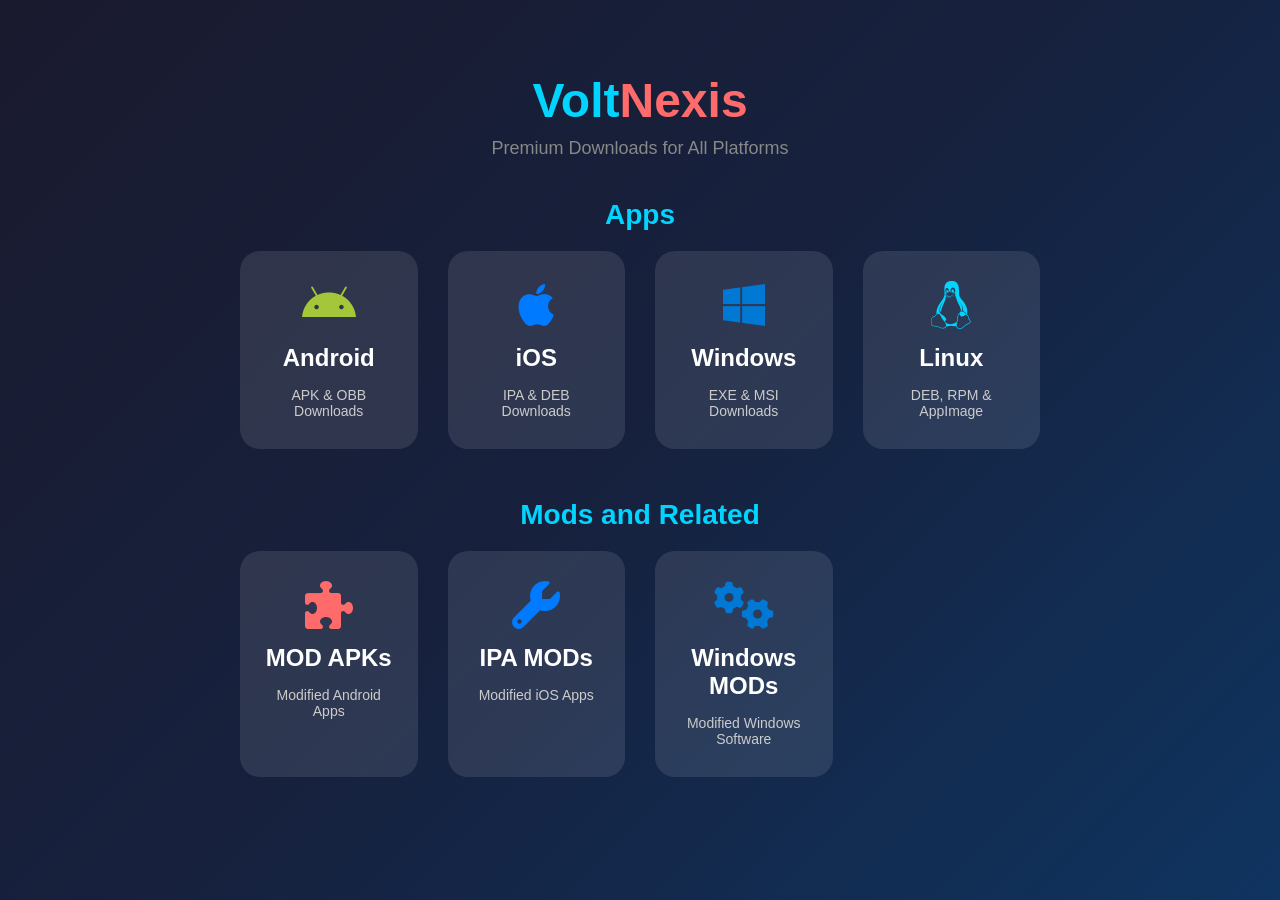
<file: index.html>
<!DOCTYPE html>
<html lang="en">
<head>
    <meta charset="UTF-8">
    <meta name="viewport" content="width=device-width, initial-scale=1.0">
    <title>VoltNexis Downloads – Premium Softwares | APKs, IPAs, EXEs & Mods</title>
    
    <meta name="google-site-verification" content="tPLMObaC3EgIjoJex4M1o9yWQDS1m8g8y-Wx5vYNN8E" />
    <meta name="description" content="Download premium software for all platforms. Android APK, iOS IPA, Windows EXE, Linux apps, MOD APKs, and IPA MODs. Safe MediaFire downloads.">
    <meta name="keywords" content="APK Download, IPA Download, EXE Download, Linux Apps, MOD APK, IPA MOD, Android Apps, iOS Apps, Windows Software, Free Downloads, Premium Downloads, MediaFire APK, Safe APK Download, Latest APK, Old Versions APK, Modified Apps, Cracked Apps, Premium APK Free, Android Games, iOS Games, Windows Games, Linux Software, DEB Download, RPM Download, AppImage, MSI Download, OBB Files, Direct Download, VoltNexis">
    <meta name="author" content="VoltNexis">
    <meta name="robots" content="index, follow">
    
    <meta property="og:title" content="VoltNexis Downloads - Premium Software Downloads for All Platforms">
    <meta property="og:description" content="Download premium software for Android, iOS, Windows, and Linux. APK, IPA, EXE, MODs with safe MediaFire links.">
    <meta property="og:type" content="website">
    <meta property="og:url" content="https://voltnexis.github.io/apps/">
    <meta property="og:image" content="https://voltnexis.github.io/apps/img/appstore.webp">
    
    <meta name="twitter:card" content="summary_large_image">
    <meta name="twitter:title" content="VoltNexis Downloads - All Platform Software">
    <meta name="twitter:description" content="Premium downloads for Android, iOS, Windows, Linux. APK, IPA, EXE, MODs available.">
    <meta name="twitter:image" content="https://voltnexis.github.io/apps/img/appstore.webp">
    
    <link rel="canonical" href="https://voltnexis.github.io/apps/">
    <style>
        * {
            margin: 0;
            padding: 0;
            box-sizing: border-box;
        }
        
        body {
            font-family: 'Segoe UI', Tahoma, Geneva, Verdana, sans-serif;
            background: linear-gradient(135deg, #1a1a2e 0%, #16213e 50%, #0f3460 100%);
            color: #ffffff;
            min-height: 100vh;
            display: flex;
            flex-direction: column;
            align-items: center;
            justify-content: center;
            padding: 20px;
        }
        
        .container {
            text-align: center;
            max-width: 800px;
        }
        
        .logo {
            font-size: 48px;
            font-weight: 700;
            margin-bottom: 10px;
        }
        
        .volt {
            color: #00d4ff;
        }
        
        .nexis {
            color: #ff6b6b;
        }
        
        .tagline {
            font-size: 18px;
            color: #888;
            margin-bottom: 40px;
        }
        
        .section {
            margin-bottom: 40px;
        }
        
        .section-title {
            font-size: 28px;
            font-weight: 600;
            margin-bottom: 20px;
            color: #00d4ff;
        }
        
        .platforms {
            display: grid;
            grid-template-columns: repeat(4, 1fr);
            gap: 30px;
            margin-bottom: 50px;
        }
        
        .platform-btn {
            background: rgba(255, 255, 255, 0.1);
            border: none;
            color: white;
            padding: 30px 20px;
            border-radius: 20px;
            cursor: pointer;
            transition: all 0.3s;
            text-decoration: none;
            display: flex;
            flex-direction: column;
            align-items: center;
            gap: 15px;
        }
        
        .platform-btn:hover {
            transform: translateY(-5px);
            background: rgba(255, 255, 255, 0.2);
            box-shadow: 0 10px 30px rgba(0, 212, 255, 0.3);
        }
        
        .platform-icon {
            font-size: 48px;
        }
        
        .android { color: #a4c639; }
        .ios { color: #007AFF; }
        .windows { color: #0078D4; }
        .linux { color: #00d4ff; }
        
        .platform-name {
            font-size: 24px;
            font-weight: 600;
        }
        
        .platform-desc {
            font-size: 14px;
            color: #ccc;
        }
        
        .mod { color: #ff6b6b; }
        .mod-ios { color: #007AFF; }
        
        .ad-space {
            width: 100%;
            max-width: 728px;
            margin: 0 auto;
        }
        
        @media (max-width: 1024px) {
            .platforms {
                grid-template-columns: repeat(2, 1fr);
            }
        }
        
        @media (max-width: 768px) {
            .logo {
                font-size: 36px;
            }
            
            .platforms {
                grid-template-columns: 1fr 1fr;
                gap: 20px;
            }
            
            .platform-btn {
                padding: 20px 15px;
            }
            
            .platform-icon {
                font-size: 36px;
            }
            
            .platform-name {
                font-size: 18px;
            }
        }
    </style>
    <link rel="stylesheet" href="https://cdnjs.cloudflare.com/ajax/libs/font-awesome/6.0.0/css/all.min.css">
    <script type="application/ld+json">
    {
        "@context": "https://schema.org",
        "@type": "WebSite",
        "name": "VoltNexis Downloads",
        "url": "https://voltnexis.github.io/apps/",
        "description": "Premium software downloads for all platforms - Android APK, iOS IPA, Windows EXE, Linux apps, and MODs",
        "potentialAction": {
            "@type": "SearchAction",
            "target": "https://voltnexis.github.io/apps/search?q={search_term_string}",
            "query-input": "required name=search_term_string"
        }
    }
    </script>
</head>
<body>
    <div class="container">
        <h1 class="logo">
            <span class="volt">Volt</span><span class="nexis">Nexis</span>
        </h1>
        <p class="tagline">Premium Downloads for All Platforms</p>
        
        <div class="section">
            <h2 class="section-title">Apps</h2>
            <div class="platforms">
                <a href="android/index.html" class="platform-btn">
                    <i class="fab fa-android platform-icon android"></i>
                    <div class="platform-name">Android</div>
                    <div class="platform-desc">APK & OBB Downloads</div>
                </a>
                
                <a href="ios/index.html" class="platform-btn">
                    <i class="fab fa-apple platform-icon ios"></i>
                    <div class="platform-name">iOS</div>
                    <div class="platform-desc">IPA & DEB Downloads</div>
                </a>
                
                <a href="windows/index.html" class="platform-btn">
                    <i class="fab fa-windows platform-icon windows"></i>
                    <div class="platform-name">Windows</div>
                    <div class="platform-desc">EXE & MSI Downloads</div>
                </a>
                
                <a href="linux/index.html" class="platform-btn">
                    <i class="fab fa-linux platform-icon linux"></i>
                    <div class="platform-name">Linux</div>
                    <div class="platform-desc">DEB,  RPM & AppImage</div>
                </a>
            </div>
        </div>
        
        <div class="section">
            <h2 class="section-title">Mods and Related</h2>
            <div class="platforms">
                <a href="android_mod/index.html" class="platform-btn">
                    <i class="fas fa-puzzle-piece platform-icon mod"></i>
                    <div class="platform-name">MOD APKs</div>
                    <div class="platform-desc">Modified Android Apps</div>
                </a>
                
                <a href="ios_mod/index.html" class="platform-btn">
                    <i class="fas fa-wrench platform-icon mod-ios"></i>
                    <div class="platform-name">IPA MODs</div>
                    <div class="platform-desc">Modified iOS Apps</div>
                </a>
                
                <a href="windows_mod/index.html" class="platform-btn">
                    <i class="fas fa-cogs platform-icon windows"></i>
                    <div class="platform-name">Windows MODs</div>
                    <div class="platform-desc">Modified Windows Software</div>
                </a>
            </div>
        </div>
        
        <div class="ad-space">
            <script async src="https://pagead2.googlesyndication.com/pagead/js/adsbygoogle.js?client=ca-pub-XXXXXXXXXX" crossorigin="anonymous"></script>
            <ins class="adsbygoogle" style="display:block" data-ad-client="ca-pub-XXXXXXXXXX" data-ad-slot="XXXXXXXXXX" data-ad-format="auto" data-full-width-responsive="true"></ins>
            <script>(adsbygoogle = window.adsbygoogle || []).push({});</script>
        </div>
    </div>
</body>
</html>
</file>
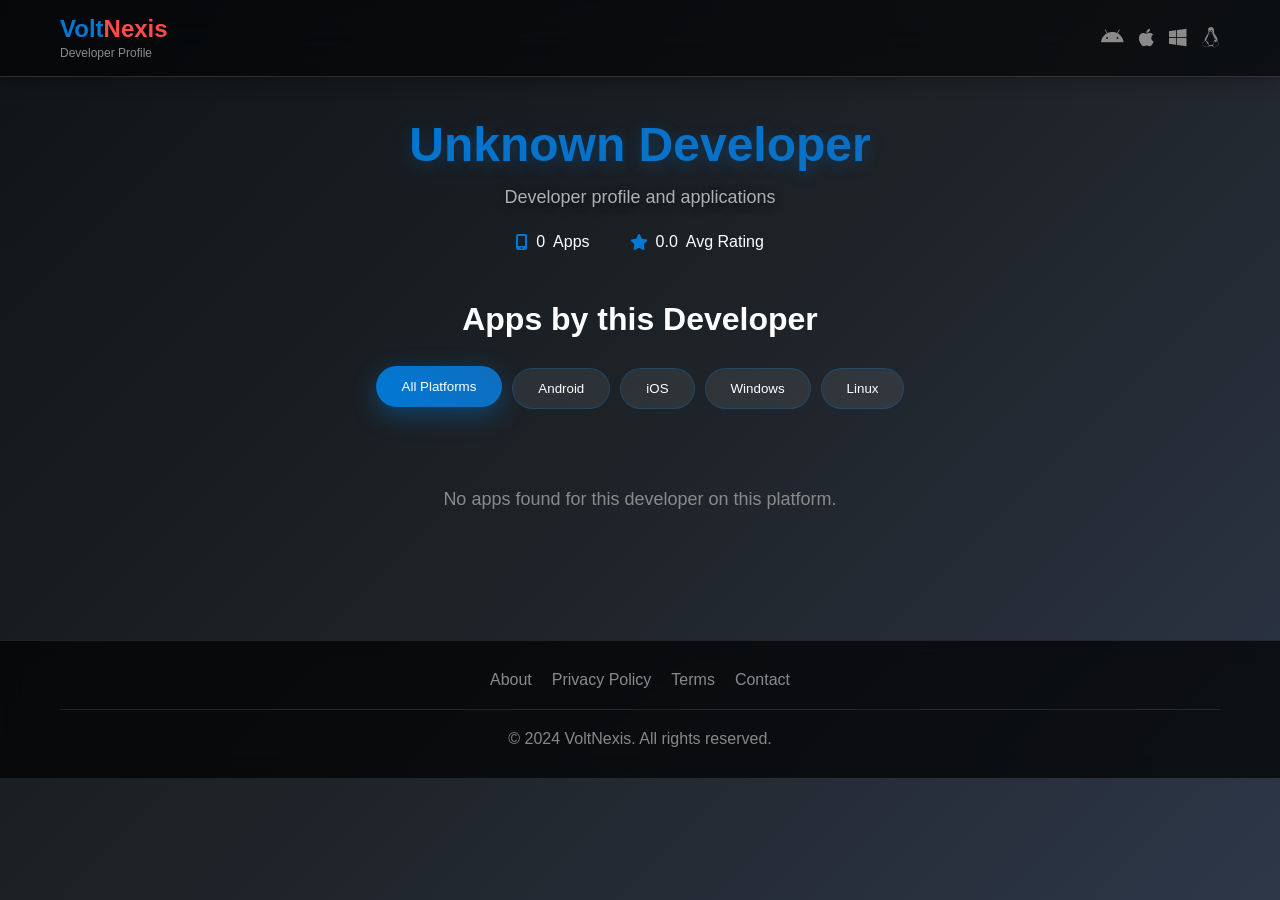
<file: developer/index.html>
<!DOCTYPE html>
<html lang="en">
<head>
    <meta charset="UTF-8">
    <meta name="viewport" content="width=device-width, initial-scale=1.0">
    <title id="pageTitle">Developer - VoltNexis</title>
    <meta name="description" content="Developer profile and apps">
    <link rel="stylesheet" href="styles.css">
    <link href="https://fonts.googleapis.com/css2?family=Poppins:wght@300;400;500;600;700&display=swap" rel="stylesheet">
    <link rel="stylesheet" href="https://cdnjs.cloudflare.com/ajax/libs/font-awesome/6.0.0/css/all.min.css">
</head>
<body>
    <header class="header">
        <div class="container">
            <div class="nav-brand">
                <a href="../index.html">
                    <h1><span class="volt">Volt</span><span class="nexis">Nexis</span></h1>
                    <span class="tagline">Developer Profile</span>
                </a>
            </div>
            <div class="nav-icons">
                <a href="../android/index.html"><i class="fab fa-android"></i></a>
                <a href="../ios/index.html"><i class="fab fa-apple"></i></a>
                <a href="../windows/index.html"><i class="fab fa-windows"></i></a>
                <a href="../linux/index.html"><i class="fab fa-linux"></i></a>
            </div>
        </div>
    </header>

    <main class="developer-main">
        <div class="container">
            <div class="developer-header">
                <div class="developer-info">
                    <h1 id="developerName">Loading...</h1>
                    <p id="developerDescription">Developer profile and applications</p>
                    <div class="developer-stats">
                        <span class="stat">
                            <i class="fas fa-mobile-alt"></i>
                            <span id="totalApps">0</span> Apps
                        </span>
                        <span class="stat">
                            <i class="fas fa-star"></i>
                            <span id="avgRating">0.0</span> Avg Rating
                        </span>
                    </div>
                </div>
            </div>

            <div class="apps-section">
                <h2>Apps by this Developer</h2>
                <div class="platform-tabs">
                    <button class="platform-tab active" data-platform="all">All Platforms</button>
                    <button class="platform-tab" data-platform="android">Android</button>
                    <button class="platform-tab" data-platform="ios">iOS</button>
                    <button class="platform-tab" data-platform="windows">Windows</button>
                    <button class="platform-tab" data-platform="linux">Linux</button>
                </div>
                <div class="apps-grid" id="appsGrid">
                    <!-- Apps will be loaded here -->
                </div>
            </div>
        </div>
    </main>

    <footer class="footer">
        <div class="container">
            <div class="footer-content">
                <div class="footer-links">
                    <a href="#about">About</a>
                    <a href="#privacy">Privacy Policy</a>
                    <a href="#terms">Terms</a>
                    <a href="#contact">Contact</a>
                </div>
            </div>
            <div class="footer-bottom">
                <p>&copy; 2024 VoltNexis. All rights reserved.</p>
            </div>
        </div>
    </footer>

    <script src="script.js"></script>
</body>
</html>
</file>
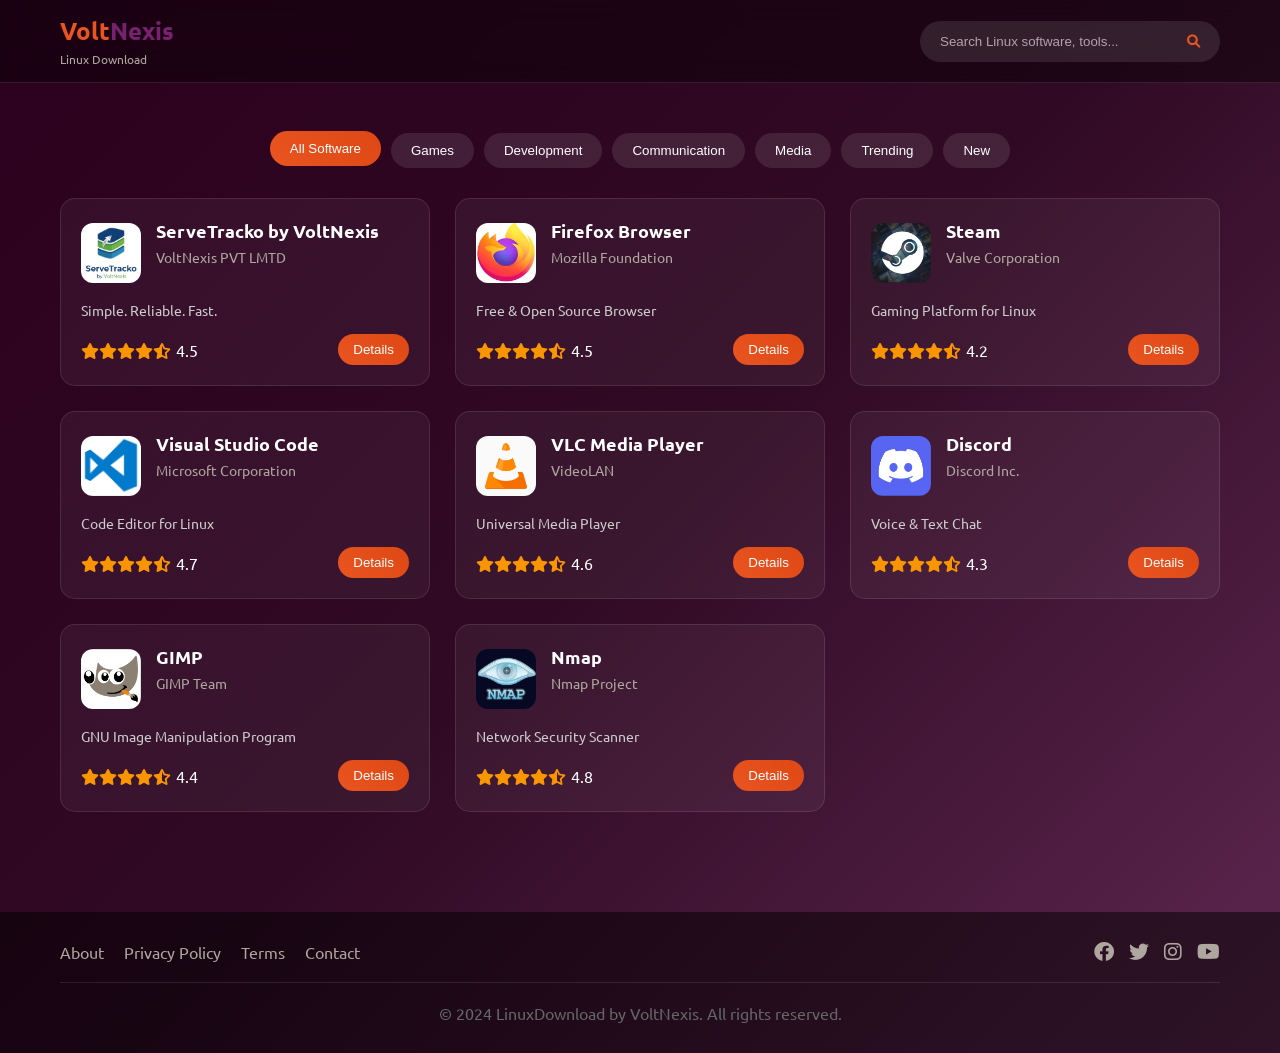
<file: linux/index.html>
<!DOCTYPE html>
<html lang="en">
<head>
    <meta charset="UTF-8">
    <meta name="viewport" content="width=device-width, initial-scale=1.0">
    <title>LinuxDownload by VoltNexis - Premium Linux Software Downloads | Free Open Source Apps</title>
    <meta name="description" content="Download latest Linux software safely. Free open source programs, games, and tools. Premium Linux download platform with MediaFire direct downloads.">
    <meta name="keywords" content="Linux Download, Free Linux Software, Open Source Apps, DEB Download, RPM Download, AppImage, Snap Packages, Ubuntu Software, Kali Linux Tools, Parrot OS Apps">
    <meta name="author" content="VoltNexis">
    <meta name="robots" content="index, follow">
    <meta name="viewport" content="width=device-width, initial-scale=1.0">
    
    <meta property="og:title" content="LinuxDownload by VoltNexis - Premium Linux Software Downloads">
    <meta property="og:description" content="Download latest Linux software safely. Free open source programs with direct MediaFire links.">
    <meta property="og:type" content="website">
    <meta property="og:url" content="https://voltnexis.github.io/apps/linux">
    <meta property="og:image" content="https://voltnexis.github.io/apps/appstore.webp">
    
    <meta name="twitter:card" content="summary_large_image">
    <meta name="twitter:title" content="LinuxDownload by VoltNexis">
    <meta name="twitter:description" content="Premium Linux software download platform with safe, direct downloads.">

    <!-- Favicon -->
    <link rel="shortcut icon" href="/favicon.ico" type="image/x-icon">
    <link rel="apple-touch-icon" sizes="180x180" href="/apple-touch-icon.png">
    <link rel="icon" type="image/png" sizes="32x32" href="/favicon-32x32.png">
    <link rel="icon" type="image/png" sizes="16x16" href="/favicon-16x16.png">
    <link rel="icon" type="image/png" sizes="192x192" href="/android-chrome-192x192.png" />
    <link rel="icon" type="image/png" sizes="512x512" href="/android-chrome-512x512.png" />
    <link rel="manifest" href="/site.webmanifest">
    
    <link rel="canonical" href="https://linuxdownload.voltnexis.com">
    
    <link rel="stylesheet" href="styles_linux.css">
    <link href="https://fonts.googleapis.com/css2?family=Ubuntu:wght@300;400;500;700&display=swap" rel="stylesheet">
    <link rel="stylesheet" href="https://cdnjs.cloudflare.com/ajax/libs/font-awesome/6.0.0/css/all.min.css">
</head>
<body>
    <header class="header">
        <div class="container">
            <div class="nav-brand">
                <a href="../index.html"><h1><span class="volt">Volt</span><span class="nexis">Nexis</span></h1>
                <span class="tagline">Linux Download</span></a>
            </div>
            <div class="search-container">
                <input type="text" id="searchInput" placeholder="Search Linux software, tools..." class="search-input">
                <button class="search-btn"><i class="fas fa-search"></i></button>
            </div>
        </div>
    </header>

    <div class="ad-banner">
        <script async src="https://pagead2.googlesyndication.com/pagead/js/adsbygoogle.js?client=ca-pub-XXXXXXXXXX" crossorigin="anonymous"></script>
        <ins class="adsbygoogle" style="display:block" data-ad-client="ca-pub-XXXXXXXXXX" data-ad-slot="XXXXXXXXXX" data-ad-format="auto" data-full-width-responsive="true"></ins>
        <script>(adsbygoogle = window.adsbygoogle || []).push({});</script>
    </div>

    <main class="main-content">
        <div class="container">
            <div class="filter-section">
                <div class="filter-tabs">
                    <button class="filter-btn active" data-filter="all">All Software</button>
                    <button class="filter-btn" data-filter="games">Games</button>
                    <button class="filter-btn" data-filter="tools">Development</button>
                    <button class="filter-btn" data-filter="social">Communication</button>
                    <button class="filter-btn" data-filter="entertainment">Media</button>
                    <button class="filter-btn" data-filter="trending">Trending</button>
                    <button class="filter-btn" data-filter="new">New</button>
                </div>

            </div>

            <div class="apps-grid" id="appsGrid">
                <!-- Apps will be populated by JavaScript -->
            </div>

            <div class="ad-medium">
                <script async src="https://pagead2.googlesyndication.com/pagead/js/adsbygoogle.js?client=ca-pub-XXXXXXXXXX" crossorigin="anonymous"></script>
                <ins class="adsbygoogle" style="display:block" data-ad-client="ca-pub-XXXXXXXXXX" data-ad-slot="XXXXXXXXXX" data-ad-format="rectangle"></ins>
                <script>(adsbygoogle = window.adsbygoogle || []).push({});</script>
            </div>
        </div>
    </main>

    <div class="ad-footer">
        <script async src="https://pagead2.googlesyndication.com/pagead/js/adsbygoogle.js?client=ca-pub-XXXXXXXXXX" crossorigin="anonymous"></script>
        <ins class="adsbygoogle" style="display:block" data-ad-client="ca-pub-XXXXXXXXXX" data-ad-slot="XXXXXXXXXX" data-ad-format="auto" data-full-width-responsive="true"></ins>
        <script>(adsbygoogle = window.adsbygoogle || []).push({});</script>
    </div>

    <footer class="footer">
        <div class="container">
            <div class="footer-content">
                <div class="footer-links">
                    <a href="#about">About</a>
                    <a href="#privacy">Privacy Policy</a>
                    <a href="#terms">Terms</a>
                    <a href="#contact">Contact</a>
                </div>
                <div class="social-icons">
                    <i class="fab fa-facebook"></i>
                    <i class="fab fa-twitter"></i>
                    <i class="fab fa-instagram"></i>
                    <i class="fab fa-youtube"></i>
                </div>
            </div>
            <div class="footer-bottom">
                <p>&copy; 2024 LinuxDownload by VoltNexis. All rights reserved.</p>
            </div>
        </div>
    </footer>

    <script src="script_linux.js"></script>
    <script src="ads_linux.js"></script>
</body>
</html>
</file>
<file: developer/styles.css>
* {
    margin: 0;
    padding: 0;
    box-sizing: border-box;
}

body {
    font-family: 'Segoe UI', Tahoma, Geneva, Verdana, sans-serif;
    background: linear-gradient(135deg, #0f1419 0%, #1e2328 50%, #2d3748 100%);
    color: #ffffff;
    min-height: 100vh;
}

.container {
    max-width: 1200px;
    margin: 0 auto;
    padding: 0 20px;
}

/* Header */
.header {
    background: rgba(0, 0, 0, 0.6);
    backdrop-filter: blur(20px);
    position: sticky;
    top: 0;
    z-index: 100;
    border-bottom: 1px solid rgba(255, 255, 255, 0.15);
    box-shadow: 0 2px 20px rgba(0, 0, 0, 0.3);
}

.header .container {
    display: flex;
    align-items: center;
    justify-content: space-between;
    padding: 15px 20px;
}

.nav-brand a {
    text-decoration: none;
    color: inherit;
}

.nav-brand h1 {
    font-size: 24px;
    font-weight: 700;
}

.volt {
    color: #0078D4;
}

.nexis {
    color: #FF4B4B;
}

.tagline {
    font-size: 12px;
    color: #8A8A8A;
    margin-top: -5px;
}

.nav-icons {
    display: flex;
    gap: 15px;
    font-size: 20px;
}

.nav-icons a {
    color: #8A8A8A;
    text-decoration: none;
    transition: color 0.3s;
}

.nav-icons a:hover {
    color: #0078D4;
}

/* Developer Main */
.developer-main {
    padding: 40px 0;
}

.developer-header {
    text-align: center;
    margin-bottom: 50px;
}

.developer-info h1 {
    font-size: 48px;
    margin-bottom: 15px;
    background: linear-gradient(45deg, #0078D4, #106EBE);
    -webkit-background-clip: text;
    -webkit-text-fill-color: transparent;
    text-shadow: 0 4px 15px rgba(0, 120, 212, 0.3);
}

.developer-info p {
    font-size: 18px;
    color: #B0B0B0;
    margin-bottom: 25px;
    text-shadow: 0 2px 10px rgba(0, 0, 0, 0.5);
}

.developer-stats {
    display: flex;
    justify-content: center;
    gap: 40px;
    flex-wrap: wrap;
}

.stat {
    display: flex;
    align-items: center;
    gap: 8px;
    font-size: 16px;
    color: #ffffff;
}

.stat i {
    color: #0078D4;
}

/* Apps Section */
.apps-section h2 {
    text-align: center;
    margin-bottom: 30px;
    font-size: 32px;
}

.platform-tabs {
    display: flex;
    justify-content: center;
    gap: 10px;
    margin-bottom: 40px;
    flex-wrap: wrap;
}

.platform-tab {
    background: rgba(255, 255, 255, 0.08);
    border: 1px solid rgba(0, 120, 212, 0.3);
    color: white;
    padding: 12px 25px;
    border-radius: 25px;
    cursor: pointer;
    transition: all 0.3s;
    font-weight: 500;
    backdrop-filter: blur(10px);
}

.platform-tab:hover, .platform-tab.active {
    background: linear-gradient(45deg, #0078D4, #106EBE);
    transform: translateY(-2px);
    box-shadow: 0 8px 25px rgba(0, 120, 212, 0.4);
    border-color: transparent;
}

/* Apps Grid */
.apps-grid {
    display: grid;
    grid-template-columns: repeat(auto-fill, minmax(300px, 1fr));
    gap: 25px;
}

.app-card {
    background: rgba(255, 255, 255, 0.05);
    border-radius: 15px;
    padding: 20px;
    transition: all 0.3s;
    border: 1px solid rgba(255, 255, 255, 0.1);
    cursor: pointer;
    backdrop-filter: blur(10px);
}

.app-card:hover {
    transform: translateY(-5px);
    background: rgba(255, 255, 255, 0.1);
    box-shadow: 0 15px 40px rgba(0, 120, 212, 0.3);
    border-color: rgba(0, 120, 212, 0.5);
}

.app-card-header {
    display: flex;
    align-items: center;
    gap: 15px;
    margin-bottom: 15px;
}

.app-card-icon {
    width: 60px;
    height: 60px;
    border-radius: 12px;
    overflow: hidden;
}

.app-card-icon img {
    width: 100%;
    height: 100%;
    object-fit: cover;
}

.app-card-info h3 {
    font-size: 18px;
    margin-bottom: 5px;
}

.platform {
    color: #0078D4;
    font-size: 14px;
    font-weight: 500;
}

.app-card-tagline {
    color: #B0B0B0;
    font-size: 14px;
    margin-bottom: 15px;
    line-height: 1.4;
}

.app-card-footer {
    display: flex;
    justify-content: space-between;
    align-items: center;
}

.app-rating {
    display: flex;
    align-items: center;
    gap: 5px;
}

.stars {
    color: #FFB900;
}

.version {
    background: rgba(0, 120, 212, 0.2);
    color: #0078D4;
    padding: 4px 8px;
    border-radius: 8px;
    font-size: 12px;
    font-weight: 500;
    border: 1px solid rgba(0, 120, 212, 0.3);
}

.no-apps {
    text-align: center;
    color: #8A8A8A;
    font-size: 18px;
    padding: 40px;
    grid-column: 1 / -1;
}

/* Footer */
.footer {
    background: rgba(0, 0, 0, 0.7);
    margin-top: 50px;
    padding: 30px 0;
    border-top: 1px solid rgba(255, 255, 255, 0.1);
    backdrop-filter: blur(10px);
}

.footer-content {
    display: flex;
    justify-content: center;
    margin-bottom: 20px;
}

.footer-links {
    display: flex;
    gap: 20px;
}

.footer-links a {
    color: #8A8A8A;
    text-decoration: none;
    transition: color 0.3s;
}

.footer-links a:hover {
    color: #0078D4;
}

.footer-bottom {
    text-align: center;
    color: #888;
    border-top: 1px solid rgba(255, 255, 255, 0.1);
    padding-top: 20px;
}

/* Responsive */
@media (max-width: 768px) {
    .header .container {
        flex-direction: column;
        gap: 15px;
    }
    
    .developer-info h1 {
        font-size: 36px;
    }
    
    .developer-stats {
        gap: 20px;
    }
    
    .platform-tabs {
        gap: 5px;
    }
    
    .platform-tab {
        padding: 10px 15px;
        font-size: 14px;
    }
    
    .apps-grid {
        grid-template-columns: 1fr;
    }
}
</file>
<file: linux/styles_linux.css>
* {
    margin: 0;
    padding: 0;
    box-sizing: border-box;
}

body {
    font-family: 'Ubuntu', -apple-system, BlinkMacSystemFont, 'Segoe UI', Roboto, sans-serif;
    background: linear-gradient(135deg, #2C001E 0%, #300A24 50%, #5E2750 100%);
    color: #ffffff;
    min-height: 100vh;
}

.container {
    max-width: 1200px;
    margin: 0 auto;
    padding: 0 20px;
}

/* Header */
.header {
    background: rgba(0, 0, 0, 0.4);
    backdrop-filter: blur(15px);
    position: sticky;
    top: 0;
    z-index: 100;
    border-bottom: 1px solid rgba(255, 255, 255, 0.1);
}

.header .container {
    display: flex;
    align-items: center;
    justify-content: space-between;
    padding: 15px 20px;
}

.nav-brand {
    display: flex;
    flex-direction: column;
}

.nav-brand a {
    text-decoration: none;
    color: inherit;
}

.nav-brand h1 {
    font-size: 24px;
    font-weight: 700;
}

.volt {
    color: #E95420;
}

.nexis {
    color: #77216F;
}

.tagline {
    font-size: 12px;
    color: #AEA79F;
    margin-top: -5px;
}

.search-container {
    display: flex;
    align-items: center;
    background: rgba(255, 255, 255, 0.1);
    border-radius: 25px;
    padding: 8px 15px;
    min-width: 300px;
}

.search-input {
    background: none;
    border: none;
    color: white;
    flex: 1;
    padding: 5px;
    outline: none;
}

.search-input::placeholder {
    color: rgba(255, 255, 255, 0.6);
}

.search-btn {
    background: none;
    border: none;
    color: #E95420;
    cursor: pointer;
    padding: 5px;
}

.nav-icons {
    display: flex;
    gap: 15px;
    font-size: 20px;
    color: #AEA79F;
}

.nav-icons i {
    cursor: pointer;
    transition: color 0.3s;
}

.nav-icons i:hover {
    color: #E95420;
}

/* Ads */
.ad-banner, .ad-medium, .ad-footer, .ad-bottom {
    display: flex;
    justify-content: center;
    margin: 20px 0;
}

.ad-small {
    display: flex;
    justify-content: center;
    margin: 15px 0;
}

/* Filter Section */
.filter-section {
    margin: 30px 0;
}

.filter-tabs {
    display: flex;
    gap: 10px;
    flex-wrap: wrap;
    justify-content: center;
}

.filter-btn {
    background: rgba(255, 255, 255, 0.1);
    border: none;
    color: white;
    padding: 10px 20px;
    border-radius: 25px;
    cursor: pointer;
    transition: all 0.3s;
    font-weight: 500;
}

.filter-btn:hover, .filter-btn.active {
    background: linear-gradient(45deg, #E95420, #DD4814);
    transform: translateY(-2px);
}

/* Apps Grid */
.apps-grid {
    display: grid;
    grid-template-columns: repeat(auto-fill, minmax(280px, 1fr));
    gap: 25px;
    margin: 30px 0;
}

.app-card {
    background: rgba(255, 255, 255, 0.05);
    border-radius: 15px;
    padding: 20px;
    transition: all 0.3s;
    border: 1px solid rgba(255, 255, 255, 0.1);
    cursor: pointer;
}

.app-card:hover {
    transform: translateY(-5px);
    background: rgba(255, 255, 255, 0.1);
    box-shadow: 0 10px 30px rgba(233, 84, 32, 0.3);
}

.app-card-header {
    display: flex;
    align-items: center;
    gap: 15px;
    margin-bottom: 15px;
}

.app-card-icon {
    width: 60px;
    height: 60px;
    border-radius: 12px;
    overflow: hidden;
}

.app-card-icon img {
    width: 100%;
    height: 100%;
    object-fit: cover;
}

.app-card-info h3 {
    font-size: 18px;
    margin-bottom: 5px;
}

.app-card-info .developer {
    color: #AEA79F;
    font-size: 14px;
}

.app-card-tagline {
    color: #CCCCCC;
    font-size: 14px;
    margin-bottom: 15px;
}

.app-card-footer {
    display: flex;
    justify-content: space-between;
    align-items: center;
}

.app-rating {
    display: flex;
    align-items: center;
    gap: 5px;
}

.stars {
    color: #F99500;
}

.download-btn-small {
    background: linear-gradient(45deg, #E95420, #DD4814);
    border: none;
    color: white;
    padding: 8px 15px;
    border-radius: 20px;
    cursor: pointer;
    font-weight: 500;
    transition: all 0.3s;
}

.download-btn-small:hover {
    transform: scale(1.05);
}

/* App Detail Page */
.app-detail-main {
    padding: 30px 0;
}

.app-header {
    display: flex;
    gap: 30px;
    margin-bottom: 40px;
    align-items: flex-start;
}

.app-icon {
    flex-shrink: 0;
}

.app-icon img {
    width: 120px;
    height: 120px;
    border-radius: 20px;
    box-shadow: 0 10px 30px rgba(0, 0, 0, 0.3);
}

.app-info h1 {
    font-size: 32px;
    margin-bottom: 10px;
}

.developer {
    color: #AEA79F;
    margin-bottom: 20px;
}

.developer a {
    color: #E95420;
    text-decoration: none;
}

.app-meta {
    display: flex;
    flex-wrap: wrap;
    gap: 20px;
    align-items: center;
}

.app-meta span {
    color: #CCCCCC;
    font-size: 14px;
}

.linux-distro {
    background: rgba(233, 84, 32, 0.2);
    padding: 4px 8px;
    border-radius: 8px;
    color: #E95420 !important;
    font-weight: 500;
}

.rating {
    display: flex;
    align-items: center;
    gap: 10px;
}

.rating-text {
    color: #AEA79F;
}

/* Download Section */
.download-section {
    text-align: center;
    margin: 40px 0;
}

.download-buttons {
    display: flex;
    gap: 15px;
    justify-content: center;
    flex-wrap: wrap;
    margin: 20px 0;
}

.download-btn {
    background: linear-gradient(45deg, #E95420, #DD4814);
    border: none;
    color: white;
    padding: 15px 40px;
    border-radius: 50px;
    font-size: 18px;
    font-weight: 600;
    cursor: pointer;
    transition: all 0.3s;
    display: inline-flex;
    align-items: center;
    gap: 10px;
}

.download-btn:hover {
    transform: scale(1.05);
    box-shadow: 0 10px 30px rgba(233, 84, 32, 0.4);
}

.rpm-btn {
    background: linear-gradient(45deg, #294172, #1F3A93);
}

.rpm-btn:hover {
    box-shadow: 0 10px 30px rgba(41, 65, 114, 0.4);
}

.appimage-btn {
    background: linear-gradient(45deg, #77216F, #5E2750);
}

.appimage-btn:hover {
    box-shadow: 0 10px 30px rgba(119, 33, 111, 0.4);
}

/* Installation Codes */
.install-codes {
    margin: 30px 0;
    background: rgba(255, 255, 255, 0.05);
    border-radius: 15px;
    padding: 25px;
}

.install-codes h3 {
    margin-bottom: 20px;
    color: #E95420;
}

.code-tabs {
    display: flex;
    gap: 8px;
    margin-bottom: 20px;
    flex-wrap: wrap;
    justify-content: center;
}

.code-tab {
    background: rgba(255, 255, 255, 0.1);
    border: none;
    color: white;
    padding: 6px 12px;
    border-radius: 15px;
    cursor: pointer;
    transition: all 0.3s;
    font-size: 12px;
    white-space: nowrap;
}

.code-tab:hover, .code-tab.active {
    background: #E95420;
}

.code-content {
    position: relative;
}

.code-block {
    display: none;
    background: #1E1E1E;
    border-radius: 10px;
    padding: 20px;
    position: relative;
}

.code-block.active {
    display: block;
}

.code-block pre {
    margin: 0;
    overflow-x: auto;
}

.code-block code {
    color: #F8F8F2;
    font-family: 'Courier New', monospace;
    font-size: 14px;
    line-height: 1.5;
}

.code-block code span {
    color: #E95420;
}

.copy-btn {
    position: absolute;
    top: 10px;
    right: 10px;
    background: #E95420;
    border: none;
    color: white;
    padding: 5px 10px;
    border-radius: 5px;
    cursor: pointer;
    font-size: 12px;
    transition: all 0.3s;
}

.copy-btn:hover {
    background: #DD4814;
}

.ad-blocks {
    display: flex;
    gap: 20px;
    justify-content: center;
    margin-top: 30px;
    flex-wrap: wrap;
}

.ad-block {
    flex: 1;
    max-width: 300px;
}

/* Old Versions */
.old-versions {
    margin: 40px 0;
    background: rgba(255, 255, 255, 0.05);
    border-radius: 15px;
    padding: 25px;
}

.old-versions h3 {
    display: flex;
    align-items: center;
    justify-content: space-between;
    cursor: pointer;
    margin-bottom: 20px;
}

.versions-list {
    display: none;
}

.versions-list.show {
    display: block;
}

.version-item {
    display: flex;
    justify-content: space-between;
    align-items: center;
    padding: 15px 0;
    border-bottom: 1px solid rgba(255, 255, 255, 0.1);
}

.version-item:last-child {
    border-bottom: none;
}

.version-buttons {
    display: flex;
    gap: 10px;
}

.version-download {
    background: rgba(233, 84, 32, 0.2);
    border: 1px solid #E95420;
    color: #E95420;
    padding: 8px 15px;
    border-radius: 20px;
    cursor: pointer;
    transition: all 0.3s;
    font-size: 12px;
}

.version-download:hover {
    background: #E95420;
    color: white;
}

.rpm-download {
    background: rgba(41, 65, 114, 0.2);
    border: 1px solid #294172;
    color: #294172;
}

.rpm-download:hover {
    background: #294172;
    color: white;
}

.appimage-download {
    background: rgba(119, 33, 111, 0.2);
    border: 1px solid #77216F;
    color: #77216F;
}

.appimage-download:hover {
    background: #77216F;
    color: white;
}

/* App Description */
.app-description {
    margin: 40px 0;
}

.app-description h2 {
    margin-bottom: 20px;
    color: #E95420;
}

.description-content {
    line-height: 1.6;
    color: #CCCCCC;
}

.app-screenshots {
    margin-top: 30px;
}

.app-screenshots h3 {
    margin-bottom: 15px;
}

.screenshots-grid {
    display: flex;
    gap: 15px;
    overflow-x: auto;
    padding: 10px 0;
}

.screenshots-grid img {
    width: 400px;
    height: 300px;
    object-fit: cover;
    border-radius: 10px;
    flex-shrink: 0;
    cursor: pointer;
    transition: transform 0.3s;
}

.screenshots-grid img:hover {
    transform: scale(1.05);
}

/* Screenshot Modal */
.screenshot-modal {
    position: fixed;
    top: 0;
    left: 0;
    width: 100%;
    height: 100%;
    background: rgba(0, 0, 0, 0.9);
    display: none;
    justify-content: center;
    align-items: center;
    z-index: 2000;
}

.modal-content {
    position: relative;
    max-width: 90vw;
    max-height: 90vh;
    text-align: center;
}

.modal-image {
    max-width: 100%;
    max-height: 80vh;
    object-fit: contain;
    border-radius: 10px;
}

.modal-close {
    position: absolute;
    top: -40px;
    right: 0;
    color: white;
    font-size: 30px;
    cursor: pointer;
    background: rgba(0, 0, 0, 0.5);
    width: 40px;
    height: 40px;
    border-radius: 50%;
    display: flex;
    align-items: center;
    justify-content: center;
}

.modal-nav {
    display: flex;
    justify-content: center;
    align-items: center;
    gap: 20px;
    margin-top: 20px;
}

.nav-btn {
    background: rgba(233, 84, 32, 0.7);
    border: none;
    color: white;
    font-size: 24px;
    width: 40px;
    height: 40px;
    border-radius: 50%;
    cursor: pointer;
    transition: background 0.3s;
}

.nav-btn:hover {
    background: #E95420;
}

.image-counter {
    color: white;
    font-size: 16px;
}

/* Overlay Ad */
.overlay-ad {
    position: fixed;
    top: 0;
    left: 0;
    width: 100%;
    height: 100%;
    background: rgba(0, 0, 0, 0.8);
    display: none;
    justify-content: center;
    align-items: center;
    z-index: 1000;
}

.overlay-ad.show {
    display: flex;
}

.overlay-content {
    position: relative;
    background: #300A24;
    border-radius: 15px;
    padding: 20px;
}

.close-overlay {
    position: absolute;
    top: 10px;
    right: 15px;
    background: none;
    border: none;
    color: white;
    font-size: 24px;
    cursor: pointer;
}

/* Footer */
.footer {
    background: rgba(0, 0, 0, 0.5);
    margin-top: 50px;
    padding: 30px 0;
}

.footer-content {
    display: flex;
    justify-content: space-between;
    align-items: center;
    margin-bottom: 20px;
}

.footer-links {
    display: flex;
    gap: 20px;
}

.footer-links a {
    color: #AEA79F;
    text-decoration: none;
    transition: color 0.3s;
}

.footer-links a:hover {
    color: #E95420;
}

.social-icons {
    display: flex;
    gap: 15px;
    font-size: 20px;
}

.social-icons i {
    color: #AEA79F;
    cursor: pointer;
    transition: color 0.3s;
}

.social-icons i:hover {
    color: #E95420;
}

.footer-bottom {
    text-align: center;
    color: #666;
    border-top: 1px solid rgba(255, 255, 255, 0.1);
    padding-top: 20px;
}

/* Responsive */
@media (max-width: 768px) {
    .header .container {
        flex-direction: column;
        gap: 15px;
    }
    
    .search-container {
        min-width: 100%;
    }
    
    .app-header {
        flex-direction: column;
        text-align: center;
        align-items: center;
    }
    
    .app-icon {
        align-self: center;
    }
    
    .app-meta {
        justify-content: center;
    }
    
    .download-buttons {
        flex-direction: column;
        align-items: center;
    }
    
    .download-btn {
        width: 100%;
        max-width: 300px;
    }
    
    .code-tabs {
        justify-content: center;
    }
    
    .ad-blocks {
        flex-direction: column;
    }
    
    .version-buttons {
        flex-direction: column;
        gap: 5px;
    }
    
    .footer-content {
        flex-direction: column;
        gap: 20px;
    }
}
</file>
